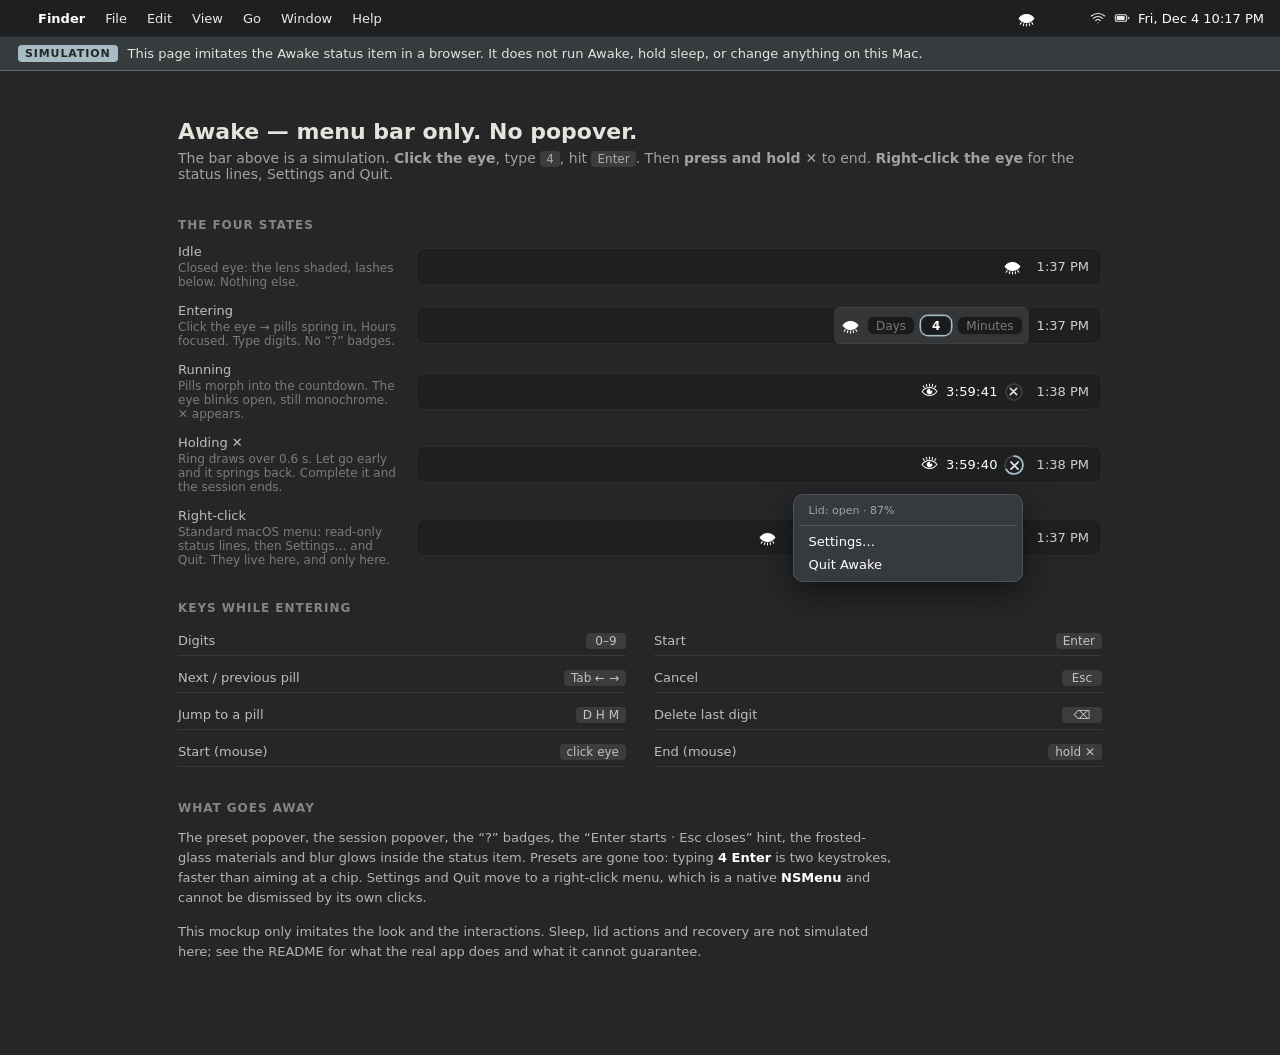
<file: docs/mockups/menubar-ux.html>
<!doctype html>
<html lang="en">
<head>
<meta charset="utf-8">
<title>Awake — menu bar mockup (simulation, not the app)</title>
<style>
  :root {
    --accent: #A6BBC3;
    --midnight: #242628;
    --charcoal: #1E1F21;
    --moon: #E6E3DD;
    --bar-h: 37px;
    --font: -apple-system, "SF Pro Text", "SF Pro Rounded", system-ui, sans-serif;
    --spring: cubic-bezier(.34, 1.45, .64, 1);
    --snappy: cubic-bezier(.2, 1.3, .4, 1);
  }
  * { box-sizing: border-box; }
  body {
    margin: 0; min-height: 100vh; background: var(--midnight); color: var(--moon); font-family: var(--font);
    -webkit-font-smoothing: antialiased;
  }
  .desk { min-height: 100vh; background: var(--midnight); }

  /* ---------- menu bar ---------- */
  .bar {
    height: var(--bar-h); display: flex; align-items: center; justify-content: space-between;
    padding: 0 16px 0 18px; background: rgba(30,31,33,.92);
    border-bottom: 1px solid rgba(255,255,255,.06); font-size: 13px; font-weight: 600; user-select: none;
  }
  .bar .left { display: flex; gap: 20px; align-items: center; color: #fff; }
  .bar .left .app { font-weight: 700; }
  .bar .left span:not(.app) { font-weight: 500; color: rgba(255,255,255,.9); }
  .bar .right { display: flex; gap: 8px; align-items: center; color: #fff; font-weight: 500; }
  .sys { display: inline-flex; align-items: center; gap: 6px; opacity: .9; }
  .sys svg { width: 16px; height: 16px; fill: none; stroke: #fff; stroke-width: 1.6; stroke-linecap: round; stroke-linejoin: round; }

  /* ---------- simulation banner ---------- */
  .sim {
    display: flex; align-items: center; gap: 10px; padding: 8px 18px; font-size: 13px;
    background: rgba(166,187,195,.14); border-bottom: 1px solid rgba(166,187,195,.35); color: var(--moon);
  }
  .sim .tag { font-size: 11px; font-weight: 700; letter-spacing: .08em; text-transform: uppercase; padding: 2px 7px; border-radius: 4px; background: var(--accent); color: var(--midnight); }

  /* ---------- status item ---------- */
  .item {
    position: relative; display: inline-flex; align-items: center; gap: 7px; height: var(--bar-h);
    padding: 0 6px; border-radius: 6px; cursor: default;
  }
  .item.open { background: rgba(255,255,255,.10); }
  .mark {
    width: 20px; height: 20px; display: grid; place-items: center; cursor: pointer;
    transition: transform 360ms var(--snappy);
  }
  /* EyeMarkGeometry on its 24-unit grid, all in currentColor: a closed eye
     (lens shaded by the lid, lashes below) that opens while running (lid
     gone, pupil showing, lashes above). Paths generated from the Swift. */
  .mark svg { width: 17px; height: 17px; color: #fff; }
  .mark .lens { fill: none; stroke: currentColor; stroke-width: 1.5; stroke-linecap: round; stroke-linejoin: round; }
  .mark .lashes { fill: none; stroke: currentColor; stroke-width: 1.5; stroke-linecap: round; transition: opacity 175ms; }
  .mark .lid { fill: currentColor; transition: opacity 350ms; }
  .mark .pupil { fill: currentColor; }
  /* Whichever lash set is fading in waits for the other to fade out, in both directions. */
  .mark .above { opacity: 0; }
  .mark .below { transition-delay: 175ms; }
  .item.running .mark .lid { opacity: 0; }
  .item.running .mark .below { opacity: 0; transition-delay: 0ms; }
  .item.running .mark .above { opacity: 1; transition-delay: 175ms; }
  .mark.bounce { animation: bounce 360ms var(--snappy); }
  @keyframes bounce { 0% { transform: scale(1);} 35% { transform: scale(.86);} 100% { transform: scale(1);} }

  /* pills */
  .pills { display: flex; gap: 6px; align-items: center; }
  .pill {
    height: 19px; min-width: 28px; padding: 0 8px; border-radius: 7px; display: grid; place-items: center;
    background: rgba(23,25,27,.92); border: .5px solid rgba(255,255,255,.10);
    font-size: 12px; font-weight: 400; color: rgba(255,255,255,.42); font-variant-numeric: tabular-nums;
    transform: scale(.6) translateY(4px); opacity: 0; cursor: pointer;
    transition: transform 420ms var(--spring), opacity 180ms ease, box-shadow 260ms ease, color 200ms, padding 200ms var(--snappy);
  }
  .pill.in { transform: none; opacity: 1; }
  .pill.filled { color: #fff; font-weight: 600; padding: 0 10px; }
  .pill.focus { box-shadow: 0 0 0 1.5px var(--accent); }
  .pill.reject { animation: shake 320ms var(--snappy); }
  @keyframes shake { 0%{transform:translateX(0)} 30%{transform:translateX(-3px)} 60%{transform:translateX(3px)} 100%{transform:translateX(0)} }
  .item.entering .pill:nth-child(1) { transition-delay: 0ms; }
  .item.entering .pill:nth-child(2) { transition-delay: 45ms; }
  .item.entering .pill:nth-child(3) { transition-delay: 90ms; }

  /* countdown + end */
  .count {
    font-size: 13px; font-weight: 500; font-variant-numeric: tabular-nums; letter-spacing: .2px; color: #fff;
    transform-origin: left center; transition: transform 420ms var(--spring), opacity 200ms;
  }
  .count.in { transform: none; opacity: 1; }
  .count:not(.in) { transform: scale(.7); opacity: 0; }
  .end {
    position: relative; width: 18px; height: 18px; border-radius: 50%; display: grid; place-items: center; cursor: pointer;
    transition: transform 420ms var(--spring), opacity 180ms; touch-action: none;
  }
  .end:not(.in) { transform: scale(.5); opacity: 0; }
  .end .x { width: 9px; height: 9px; stroke: rgba(255,255,255,.85); stroke-width: 1.8; stroke-linecap: round; fill: none; }
  .end .ring { position: absolute; inset: 0; width: 18px; height: 18px; transform: rotate(-90deg); }
  .end .ring circle { fill: none; stroke-width: 1.6; }
  .end .ring .track { stroke: rgba(255,255,255,.14); }
  .end .ring .prog { stroke: var(--accent); stroke-linecap: round; stroke-dasharray: 50.3; stroke-dashoffset: 50.3; }
  .end.holding .prog { transition: stroke-dashoffset 600ms linear; stroke-dashoffset: 0; }
  .end.release .prog { transition: stroke-dashoffset 380ms var(--spring); stroke-dashoffset: 50.3; }
  .end.holding { transform: scale(1.12); }

  /* right-click menu */
  .ctx {
    position: absolute; top: calc(var(--bar-h) + 4px); right: 0; min-width: 230px; padding: 5px;
    background: rgba(56,59,63,.96); border-radius: 10px;
    border: .5px solid rgba(255,255,255,.12); box-shadow: 0 10px 30px rgba(0,0,0,.5);
    font-size: 13px; font-weight: 400; color: #fff; z-index: 10;
    transform-origin: top right; transform: scale(.92); opacity: 0; pointer-events: none;
    transition: transform 260ms var(--spring), opacity 140ms;
  }
  .ctx.show { transform: none; opacity: 1; pointer-events: auto; }
  .ctx div { padding: 4px 10px; border-radius: 6px; white-space: nowrap; }
  .ctx div:hover { background: var(--accent); color: var(--midnight); }
  .ctx .line { font-size: 11px; color: rgba(255,255,255,.55); pointer-events: none; }
  .ctx .line.warn { color: #F2A854; }
  .ctx .line[hidden] { display: none; }
  .ctx hr { border: 0; border-top: .5px solid rgba(255,255,255,.15); margin: 4px 0; }

  /* ---------- page body: frames + notes ---------- */
  .content { max-width: 980px; margin: 0 auto; padding: 48px 28px 80px; }
  h1 { font-size: 22px; font-weight: 700; margin: 0 0 6px; }
  .lede { color: rgba(230,227,221,.65); margin: 0 0 36px; font-size: 14px; }
  .lede kbd { font-family: var(--font); background: rgba(255,255,255,.1); border-radius: 4px; padding: 1px 6px; font-size: 12px; }
  h2 { font-size: 12px; font-weight: 600; letter-spacing: .08em; text-transform: uppercase; color: rgba(230,227,221,.5); margin: 34px 0 12px; }
  .frames { display: grid; grid-template-columns: 1fr; gap: 14px; }
  .frame { display: grid; grid-template-columns: 220px 1fr; align-items: center; gap: 18px; }
  .frame .label { font-size: 13px; color: rgba(230,227,221,.8); }
  .frame .label small { display: block; color: rgba(230,227,221,.45); margin-top: 2px; font-size: 12px; }
  .strip { height: var(--bar-h); display: flex; justify-content: flex-end; align-items: center; gap: 8px; padding: 0 12px;
    background: rgba(30,31,33,.92); border-radius: 8px; border: 1px solid rgba(255,255,255,.06); font-size: 13px; font-weight: 500; }
  .strip .item .pill.in { transition: none; }
  .keys { display: grid; grid-template-columns: repeat(2, 1fr); gap: 8px 28px; font-size: 13px; color: rgba(230,227,221,.8); }
  .keys div { display: flex; justify-content: space-between; gap: 12px; padding: 6px 0; border-bottom: .5px solid rgba(255,255,255,.08); }
  .keys kbd { font-family: var(--font); background: rgba(255,255,255,.1); border-radius: 4px; padding: 1px 7px; font-size: 12px; min-width: 40px; text-align: center; }
  .note { font-size: 13px; color: rgba(230,227,221,.75); line-height: 1.55; max-width: 720px; }
  .note b { color: #fff; }
</style>
</head>
<body>
<div class="desk">
  <!-- ===== simulated, interactive menu bar ===== -->
  <div class="bar">
    <div class="left"><span></span><span class="app">Finder</span><span>File</span><span>Edit</span><span>View</span><span>Go</span><span>Window</span><span>Help</span></div>
    <div class="right">
      <div class="item" id="live">
        <div class="mark" id="mark" title="Click: start / Right-click: menu">
          <svg viewBox="0 0 24 24" aria-hidden="true"><path class="lens" d="M1.5 12 C7 4.5 17 4.5 22.5 12 C17 19.5 7 19.5 1.5 12 Z"/><path class="pupil" d="M15.3953 9.8853 A4 4 0 1 1 14.1147 8.6047 A1.4 1.4 0 1 0 15.3953 9.8853 Z"/><path class="lid" d="M1.5 12 C7 4.5 17 4.5 22.5 12 C17 19.5 7 19.5 1.5 12 Z"/><path class="lashes below" d="M4.5499 17.8023 L3.1442 20.1659 M8.2636 19.3782 L7.5468 22.0332 M12 19.875 L12 22.625 M15.7364 19.3782 L16.4532 22.0332 M19.4501 17.8023 L20.8558 20.1659"/><path class="lashes above" d="M4.5499 6.1977 L3.1442 3.8341 M8.2636 4.6218 L7.5468 1.9668 M12 4.125 L12 1.375 M15.7364 4.6218 L16.4532 1.9668 M19.4501 6.1977 L20.8558 3.8341"/></svg>
        </div>
        <div class="pills" id="pills"></div>
        <div class="count" id="count"></div>
        <div class="end" id="end">
          <svg class="ring" viewBox="0 0 18 18"><circle class="track" cx="9" cy="9" r="8"/><circle class="prog" cx="9" cy="9" r="8"/></svg>
          <svg class="x" viewBox="0 0 10 10"><path d="M1.5 1.5l7 7M8.5 1.5l-7 7"/></svg>
        </div>
        <div class="ctx" id="ctx"><div class="line" id="held" hidden>Sleep held per journal — not verified live</div><div class="line">Lid: open · 87%</div><hr><div>Settings…</div><div>Quit Awake</div></div>
      </div>
      <span class="sys"><svg viewBox="0 0 24 24"><path d="M2 9a15 15 0 0 1 20 0M5 12.5a10 10 0 0 1 14 0M8.5 16a5 5 0 0 1 7 0M12 19.5h.01"/></svg></span>
      <span class="sys"><svg viewBox="0 0 24 24"><rect x="2" y="7" width="17" height="10" rx="2.5"/><path d="M22 11v2"/><rect x="4" y="9" width="12" height="6" rx="1" fill="#fff" stroke="none"/></svg></span>
      <span id="clock">Wed 3 Sep  1:37 PM</span>
    </div>
  </div>
  <div class="sim"><span class="tag">Simulation</span><span>This page imitates the Awake status item in a browser. It does not run Awake, hold sleep, or change anything on this Mac.</span></div>

  <div class="content">
    <h1>Awake — menu bar only. No popover.</h1>
    <p class="lede">The bar above is a simulation. <b>Click the eye</b>, type <kbd>4</kbd>, hit <kbd>Enter</kbd>. Then <b>press and hold ✕</b> to end. <b>Right-click the eye</b> for the status lines, Settings and Quit.</p>

    <h2>The four states</h2>
    <div class="frames">
      <div class="frame">
        <div class="label">Idle<small>Closed eye: the lens shaded, lashes below. Nothing else.</small></div>
        <div class="strip"><div class="item"><div class="mark"><svg viewBox="0 0 24 24" aria-hidden="true"><path class="lens" d="M1.5 12 C7 4.5 17 4.5 22.5 12 C17 19.5 7 19.5 1.5 12 Z"/><path class="pupil" d="M15.3953 9.8853 A4 4 0 1 1 14.1147 8.6047 A1.4 1.4 0 1 0 15.3953 9.8853 Z"/><path class="lid" d="M1.5 12 C7 4.5 17 4.5 22.5 12 C17 19.5 7 19.5 1.5 12 Z"/><path class="lashes below" d="M4.5499 17.8023 L3.1442 20.1659 M8.2636 19.3782 L7.5468 22.0332 M12 19.875 L12 22.625 M15.7364 19.3782 L16.4532 22.0332 M19.4501 17.8023 L20.8558 20.1659"/><path class="lashes above" d="M4.5499 6.1977 L3.1442 3.8341 M8.2636 4.6218 L7.5468 1.9668 M12 4.125 L12 1.375 M15.7364 4.6218 L16.4532 1.9668 M19.4501 6.1977 L20.8558 3.8341"/></svg></div></div><span class="sys">1:37 PM</span></div>
      </div>
      <div class="frame">
        <div class="label">Entering<small>Click the eye → pills spring in, Hours focused. Type digits. No “?” badges.</small></div>
        <div class="strip"><div class="item open entering"><div class="mark"><svg viewBox="0 0 24 24" aria-hidden="true"><path class="lens" d="M1.5 12 C7 4.5 17 4.5 22.5 12 C17 19.5 7 19.5 1.5 12 Z"/><path class="pupil" d="M15.3953 9.8853 A4 4 0 1 1 14.1147 8.6047 A1.4 1.4 0 1 0 15.3953 9.8853 Z"/><path class="lid" d="M1.5 12 C7 4.5 17 4.5 22.5 12 C17 19.5 7 19.5 1.5 12 Z"/><path class="lashes below" d="M4.5499 17.8023 L3.1442 20.1659 M8.2636 19.3782 L7.5468 22.0332 M12 19.875 L12 22.625 M15.7364 19.3782 L16.4532 22.0332 M19.4501 17.8023 L20.8558 20.1659"/><path class="lashes above" d="M4.5499 6.1977 L3.1442 3.8341 M8.2636 4.6218 L7.5468 1.9668 M12 4.125 L12 1.375 M15.7364 4.6218 L16.4532 1.9668 M19.4501 6.1977 L20.8558 3.8341"/></svg></div>
          <div class="pills"><div class="pill in">Days</div><div class="pill in filled focus">4</div><div class="pill in">Minutes</div></div></div><span class="sys">1:37 PM</span></div>
      </div>
      <div class="frame">
        <div class="label">Running<small>Pills morph into the countdown. The eye blinks open, still monochrome. ✕ appears.</small></div>
        <div class="strip"><div class="item running"><div class="mark"><svg viewBox="0 0 24 24" aria-hidden="true"><path class="lens" d="M1.5 12 C7 4.5 17 4.5 22.5 12 C17 19.5 7 19.5 1.5 12 Z"/><path class="pupil" d="M15.3953 9.8853 A4 4 0 1 1 14.1147 8.6047 A1.4 1.4 0 1 0 15.3953 9.8853 Z"/><path class="lid" d="M1.5 12 C7 4.5 17 4.5 22.5 12 C17 19.5 7 19.5 1.5 12 Z"/><path class="lashes below" d="M4.5499 17.8023 L3.1442 20.1659 M8.2636 19.3782 L7.5468 22.0332 M12 19.875 L12 22.625 M15.7364 19.3782 L16.4532 22.0332 M19.4501 17.8023 L20.8558 20.1659"/><path class="lashes above" d="M4.5499 6.1977 L3.1442 3.8341 M8.2636 4.6218 L7.5468 1.9668 M12 4.125 L12 1.375 M15.7364 4.6218 L16.4532 1.9668 M19.4501 6.1977 L20.8558 3.8341"/></svg></div>
          <div class="count in">3:59:41</div>
          <div class="end in"><svg class="ring" viewBox="0 0 18 18"><circle class="track" cx="9" cy="9" r="8"/></svg><svg class="x" viewBox="0 0 10 10"><path d="M1.5 1.5l7 7M8.5 1.5l-7 7"/></svg></div></div><span class="sys">1:38 PM</span></div>
      </div>
      <div class="frame">
        <div class="label">Holding ✕<small>Ring draws over 0.6 s. Let go early and it springs back. Complete it and the session ends.</small></div>
        <div class="strip"><div class="item running"><div class="mark"><svg viewBox="0 0 24 24" aria-hidden="true"><path class="lens" d="M1.5 12 C7 4.5 17 4.5 22.5 12 C17 19.5 7 19.5 1.5 12 Z"/><path class="pupil" d="M15.3953 9.8853 A4 4 0 1 1 14.1147 8.6047 A1.4 1.4 0 1 0 15.3953 9.8853 Z"/><path class="lid" d="M1.5 12 C7 4.5 17 4.5 22.5 12 C17 19.5 7 19.5 1.5 12 Z"/><path class="lashes below" d="M4.5499 17.8023 L3.1442 20.1659 M8.2636 19.3782 L7.5468 22.0332 M12 19.875 L12 22.625 M15.7364 19.3782 L16.4532 22.0332 M19.4501 17.8023 L20.8558 20.1659"/><path class="lashes above" d="M4.5499 6.1977 L3.1442 3.8341 M8.2636 4.6218 L7.5468 1.9668 M12 4.125 L12 1.375 M15.7364 4.6218 L16.4532 1.9668 M19.4501 6.1977 L20.8558 3.8341"/></svg></div>
          <div class="count in">3:59:40</div>
          <div class="end in" style="transform:scale(1.12)"><svg class="ring" viewBox="0 0 18 18"><circle class="track" cx="9" cy="9" r="8"/><circle class="prog" cx="9" cy="9" r="8" style="stroke-dashoffset:17"/></svg><svg class="x" viewBox="0 0 10 10"><path d="M1.5 1.5l7 7M8.5 1.5l-7 7"/></svg></div></div><span class="sys">1:38 PM</span></div>
      </div>
      <div class="frame">
        <div class="label">Right-click<small>Standard macOS menu: read-only status lines, then Settings… and Quit. They live here, and only here.</small></div>
        <div class="strip" style="position:relative; overflow:visible"><div class="item"><div class="mark"><svg viewBox="0 0 24 24" aria-hidden="true"><path class="lens" d="M1.5 12 C7 4.5 17 4.5 22.5 12 C17 19.5 7 19.5 1.5 12 Z"/><path class="pupil" d="M15.3953 9.8853 A4 4 0 1 1 14.1147 8.6047 A1.4 1.4 0 1 0 15.3953 9.8853 Z"/><path class="lid" d="M1.5 12 C7 4.5 17 4.5 22.5 12 C17 19.5 7 19.5 1.5 12 Z"/><path class="lashes below" d="M4.5499 17.8023 L3.1442 20.1659 M8.2636 19.3782 L7.5468 22.0332 M12 19.875 L12 22.625 M15.7364 19.3782 L16.4532 22.0332 M19.4501 17.8023 L20.8558 20.1659"/><path class="lashes above" d="M4.5499 6.1977 L3.1442 3.8341 M8.2636 4.6218 L7.5468 1.9668 M12 4.125 L12 1.375 M15.7364 4.6218 L16.4532 1.9668 M19.4501 6.1977 L20.8558 3.8341"/></svg></div>
          <div class="ctx show" style="position:static; margin-left:8px"><div class="line">Lid: open · 87%</div><hr><div>Settings…</div><div>Quit Awake</div></div></div><span class="sys">1:37 PM</span></div>
      </div>
    </div>

    <h2>Keys while entering</h2>
    <div class="keys">
      <div><span>Digits</span><kbd>0–9</kbd></div>
      <div><span>Start</span><kbd>Enter</kbd></div>
      <div><span>Next / previous pill</span><kbd>Tab  ← →</kbd></div>
      <div><span>Cancel</span><kbd>Esc</kbd></div>
      <div><span>Jump to a pill</span><kbd>D  H  M</kbd></div>
      <div><span>Delete last digit</span><kbd>⌫</kbd></div>
      <div><span>Start (mouse)</span><kbd>click eye</kbd></div>
      <div><span>End (mouse)</span><kbd>hold ✕</kbd></div>
    </div>

    <h2>What goes away</h2>
    <p class="note">
      The preset popover, the session popover, the “?” badges, the “Enter starts · Esc closes” hint, the frosted-glass materials and blur glows inside the status item.
      Presets are gone too: typing <b>4 Enter</b> is two keystrokes, faster than aiming at a chip.
      Settings and Quit move to a right-click menu, which is a native <b>NSMenu</b> and cannot be dismissed by its own clicks.
    </p>
    <p class="note">
      This mockup only imitates the look and the interactions. Sleep, lid actions and recovery are not simulated here; see the README for what the real app does and what it cannot guarantee.
    </p>
  </div>
</div>

<script>
(() => {
  const item = document.getElementById('live'), mark = document.getElementById('mark');
  const pillsEl = document.getElementById('pills'), countEl = document.getElementById('count');
  const endEl = document.getElementById('end'), ctx = document.getElementById('ctx'), heldEl = document.getElementById('held');
  const FIELDS = [{k:'d',ph:'Days',max:30},{k:'h',ph:'Hours',max:23},{k:'m',ph:'Minutes',max:59}];
  let phase = 'idle', vals = [null,null,null], focus = 1, endsAt = 0, shape = 'hours', tick = null, holdT = null;

  FIELDS.forEach((f,i) => { const p = document.createElement('div'); p.className='pill'; p.textContent=f.ph;
    p.addEventListener('click', e => { e.stopPropagation(); focus = i; render(); }); pillsEl.appendChild(p); });
  const pills = [...pillsEl.children];

  function render() {
    item.classList.toggle('open', phase==='entering'); item.classList.toggle('entering', phase==='entering');
    item.classList.toggle('running', phase==='running');
    heldEl.hidden = phase!=='running';
    pills.forEach((p,i) => { const v = vals[i]; p.textContent = v==null ? FIELDS[i].ph : v;
      p.classList.toggle('filled', v!=null); p.classList.toggle('focus', phase==='entering' && i===focus);
      p.classList.toggle('in', phase==='entering'); p.style.display = phase==='entering' ? '' : (p.classList.contains('in') ? '' : 'none'); });
    if (phase!=='entering') setTimeout(() => pills.forEach(p => p.style.display='none'), 260);
    countEl.classList.toggle('in', phase==='running'); endEl.classList.toggle('in', phase==='running');
    endEl.style.pointerEvents = phase==='running' ? 'auto' : 'none';
  }
  function bounce() { mark.classList.remove('bounce'); void mark.offsetWidth; mark.classList.add('bounce'); }
  function total() { const [d,h,m] = vals; if (d==null&&h==null&&m==null) return 0; return ((d||0)*24*3600 + (h||0)*3600 + (m||0)*60); }
  // Same shapes as SessionMath.formatCountdown: chosen from the initial
  // duration and held for the session. Days: "1d 3:00:00" then "H:MM:SS";
  // hours: "H:MM:SS"; minutes: "MM:SS". Partial seconds round up.
  function fmt(s) { s = Math.max(0, Math.ceil(s)); const d=Math.floor(s/86400), h=Math.floor(s%86400/3600), m=Math.floor(s%3600/60), x=s%60;
    const pad = n => String(n).padStart(2,'0');
    if (shape==='minutes') return pad(Math.floor(s/60)) + ':' + pad(x);
    const clock = hh => hh + ':' + pad(m) + ':' + pad(x);
    return (shape==='days' && d>0) ? d + 'd ' + clock(h) : clock(Math.floor(s/3600)); }
  function expand() { phase='entering'; vals=[null,null,null]; focus=1; render(); }
  function collapse() { phase = endsAt ? 'running' : 'idle'; render(); }
  function start() { const t = total(); if (!t) { collapse(); return; } shape = t >= 86400 ? 'days' : t >= 3600 ? 'hours' : 'minutes';
    endsAt = Date.now() + t*1000; phase='running'; render();
    countEl.textContent = fmt(t); clearInterval(tick); tick = setInterval(() => { const r=(endsAt-Date.now())/1000; countEl.textContent = fmt(r); if (r<=0) end(); }, 1000); }
  function end() { clearInterval(tick); endsAt = 0; phase='idle'; render(); bounce(); }

  mark.addEventListener('click', e => { e.stopPropagation(); bounce(); ctx.classList.remove('show');
    if (phase==='idle') expand(); else if (phase==='entering') { total() ? start() : collapse(); } });
  mark.addEventListener('contextmenu', e => { e.preventDefault(); e.stopPropagation(); ctx.classList.toggle('show'); });
  document.addEventListener('click', () => { ctx.classList.remove('show'); if (phase==='entering') collapse(); });
  ctx.addEventListener('click', e => e.stopPropagation());

  document.addEventListener('keydown', e => {
    if (phase!=='entering') return;
    const p = pills[focus];
    if (e.key==='Escape') return collapse();
    if (e.key==='Enter') return start();
    if (e.key==='Tab' || e.key==='ArrowRight') { e.preventDefault(); focus = (focus + (e.shiftKey?2:1)) % 3; return render(); }
    if (e.key==='ArrowLeft') { focus = (focus+2)%3; return render(); }
    if (e.key==='Backspace') { const v = vals[focus]; vals[focus] = v==null||v<10 ? null : Math.floor(v/10); return render(); }
    const jump = {d:0,h:1,m:2}[e.key.toLowerCase()]; if (jump!=null) { focus=jump; return render(); }
    if (/^[0-9]$/.test(e.key)) { const v = vals[focus]; const n = v==null ? +e.key : v*10 + +e.key;
      if (v!=null && v>=10 || n > FIELDS[focus].max) { p.classList.remove('reject'); void p.offsetWidth; p.classList.add('reject'); return; }
      vals[focus] = n; return render(); }
  });

  endEl.addEventListener('pointerdown', e => { e.stopPropagation(); if (phase!=='running') return; endEl.classList.remove('release'); endEl.classList.add('holding');
    holdT = setTimeout(() => { endEl.classList.remove('holding'); endEl.classList.add('release'); end(); }, 600); });
  const release = () => { if (!endEl.classList.contains('holding')) return; clearTimeout(holdT); endEl.classList.remove('holding'); endEl.classList.add('release'); };
  endEl.addEventListener('pointerup', release); endEl.addEventListener('pointerleave', release); endEl.addEventListener('pointercancel', release);

  setInterval(() => { const d = new Date(); document.getElementById('clock').textContent =
    d.toLocaleDateString('en-US',{weekday:'short',day:'numeric',month:'short'}) + '  ' + d.toLocaleTimeString('en-US',{hour:'numeric',minute:'2-digit'}); }, 1000);
  render();
})();
</script>
</body>
</html>
</file>
